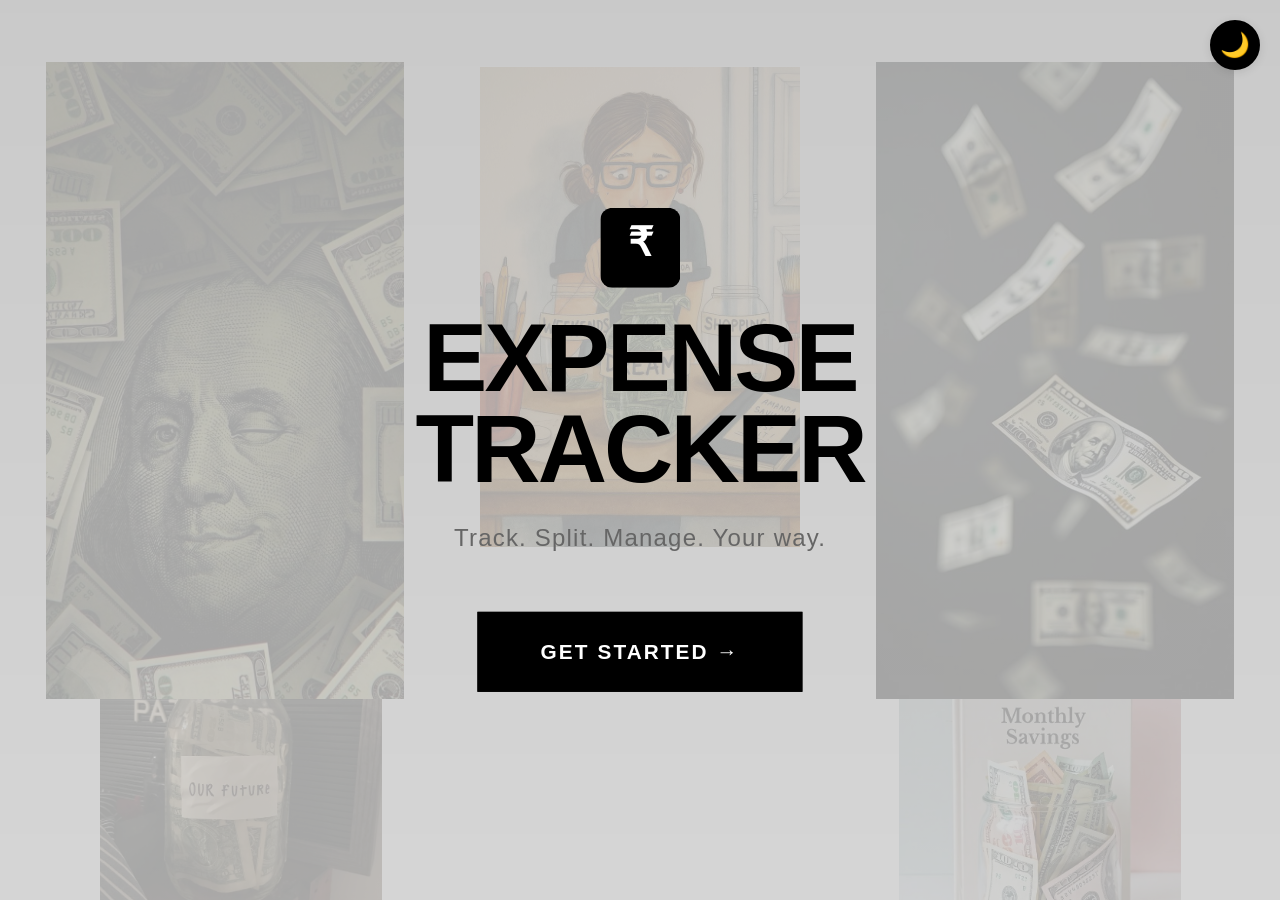
<file: index.html>
<!DOCTYPE html>
<html lang="en">
<head>
    <meta charset="UTF-8">
    <meta name="viewport" content="width=device-width, initial-scale=1.0">
    <title>Expense Tracker</title>
    <link rel="stylesheet" href="style.css">
    <link rel="icon" type="image/png" href="favicon.png">
</head>
<body>
    <!-- Dark Mode Toggle -->
    <button id="dark-mode-toggle" class="dark-mode-toggle" aria-label="Toggle dark mode">
        <span class="dark-mode-icon"></span>
    </button>

    <!-- Intro Screen -->
    <div id="intro-screen" class="intro-screen">
        <div class="intro-bg-bottom-left"></div>
        <div class="intro-bg-bottom-right"></div>
        <div class="intro-bg-center"></div>
        <div class="intro-bg-top-center"></div>
        <div class="intro-bg-left-center"></div>
        <div class="intro-bg-right-center"></div>
        <div class="intro-bg-bottom-center"></div>
        <div class="intro-content">
            <img src="data:image/svg+xml,%3Csvg xmlns='http://www.w3.org/2000/svg' viewBox='0 0 100 100'%3E%3Crect fill='%23fff' width='100' height='100' rx='15'/%3E%3Ctext x='50' y='60' font-family='Arial' font-size='50' font-weight='bold' text-anchor='middle' fill='%23000'%3E₹%3C/text%3E%3C/svg%3E" alt="Expense Tracker Logo" class="intro-logo">
            <h1 class="intro-title">EXPENSE<br>TRACKER</h1>
            <p class="intro-subtitle">Track. Split. Manage. Your way.</p>
            <button id="get-started-btn" class="get-started-btn">GET STARTED →</button>
        </div>
    </div>

    <script src="intro-script.js"></script>
</body>
</html>
</file>
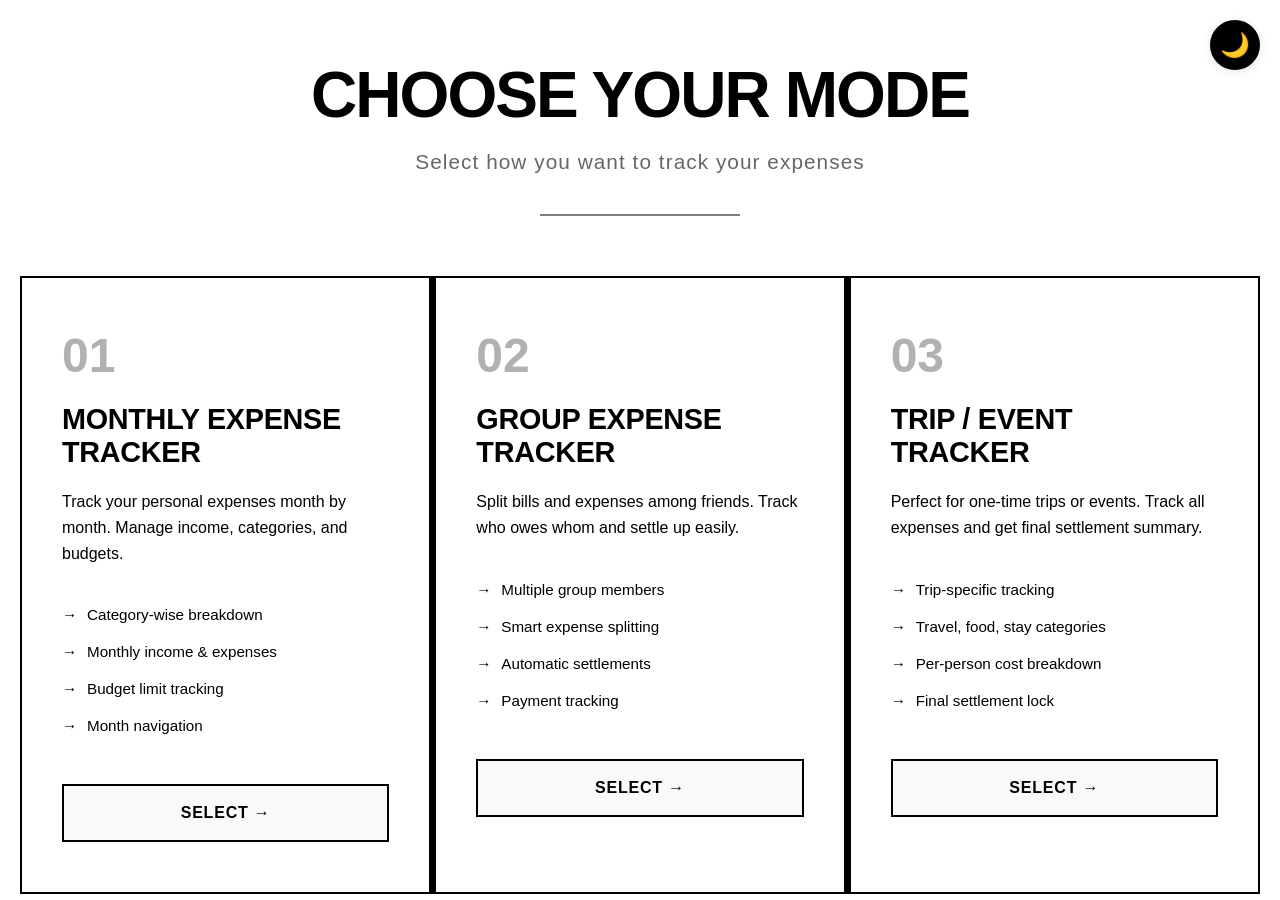
<file: mode-selection.html>
<!DOCTYPE html>
<html lang="en">
<head>
    <meta charset="UTF-8">
    <meta name="viewport" content="width=device-width, initial-scale=1.0">
    <title>Choose Your Mode - Expense Tracker</title>
    <link rel="stylesheet" href="style.css">
    <link rel="icon" type="image/png" href="favicon.png">
</head>
<body>
    <button id="dark-mode-toggle" class="dark-mode-toggle">
        <span class="dark-mode-icon"></span>
    </button>

    <div id="mode-selection" class="mode-selection">
        <div class="mode-container">
            <h1 class="mode-title">CHOOSE YOUR MODE</h1>
            <p class="mode-subtitle">Select how you want to track your expenses</p>
            <hr class="title-divider">
            
            <div class="mode-cards">
                <div class="mode-card" data-mode="personal">
                    <div class="mode-number">01</div>
                    <h3>Monthly Expense Tracker</h3>
                    <p class="mode-description">Track your personal expenses month by month. Manage income, categories, and budgets.</p>
                    <ul class="mode-features">
                        <li>Category-wise breakdown</li>
                        <li>Monthly income & expenses</li>
                        <li>Budget limit tracking</li>
                        <li>Month navigation</li>
                    </ul>
                    <button type="button" class="mode-btn">SELECT →</button>
                </div>

                <div class="mode-card" data-mode="group">
                    <div class="mode-number">02</div>
                    <h3>Group Expense Tracker</h3>
                    <p class="mode-description">Split bills and expenses among friends. Track who owes whom and settle up easily.</p>
                    <ul class="mode-features">
                        <li>Multiple group members</li>
                        <li>Smart expense splitting</li>
                        <li>Automatic settlements</li>
                        <li>Payment tracking</li>
                    </ul>
                    <button type="button" class="mode-btn">SELECT →</button>
                </div>

                <div class="mode-card" data-mode="trip">
                    <div class="mode-number">03</div>
                    <h3>Trip / Event Tracker</h3>
                    <p class="mode-description">Perfect for one-time trips or events. Track all expenses and get final settlement summary.</p>
                    <ul class="mode-features">
                        <li>Trip-specific tracking</li>
                        <li>Travel, food, stay categories</li>
                        <li>Per-person cost breakdown</li>
                        <li>Final settlement lock</li>
                    </ul>
                    <button type="button" class="mode-btn">SELECT →</button>
                </div>
            </div>
        </div>
    </div>

    <script src="mode-selection-script.js"></script>
</body>
</html>
</file>
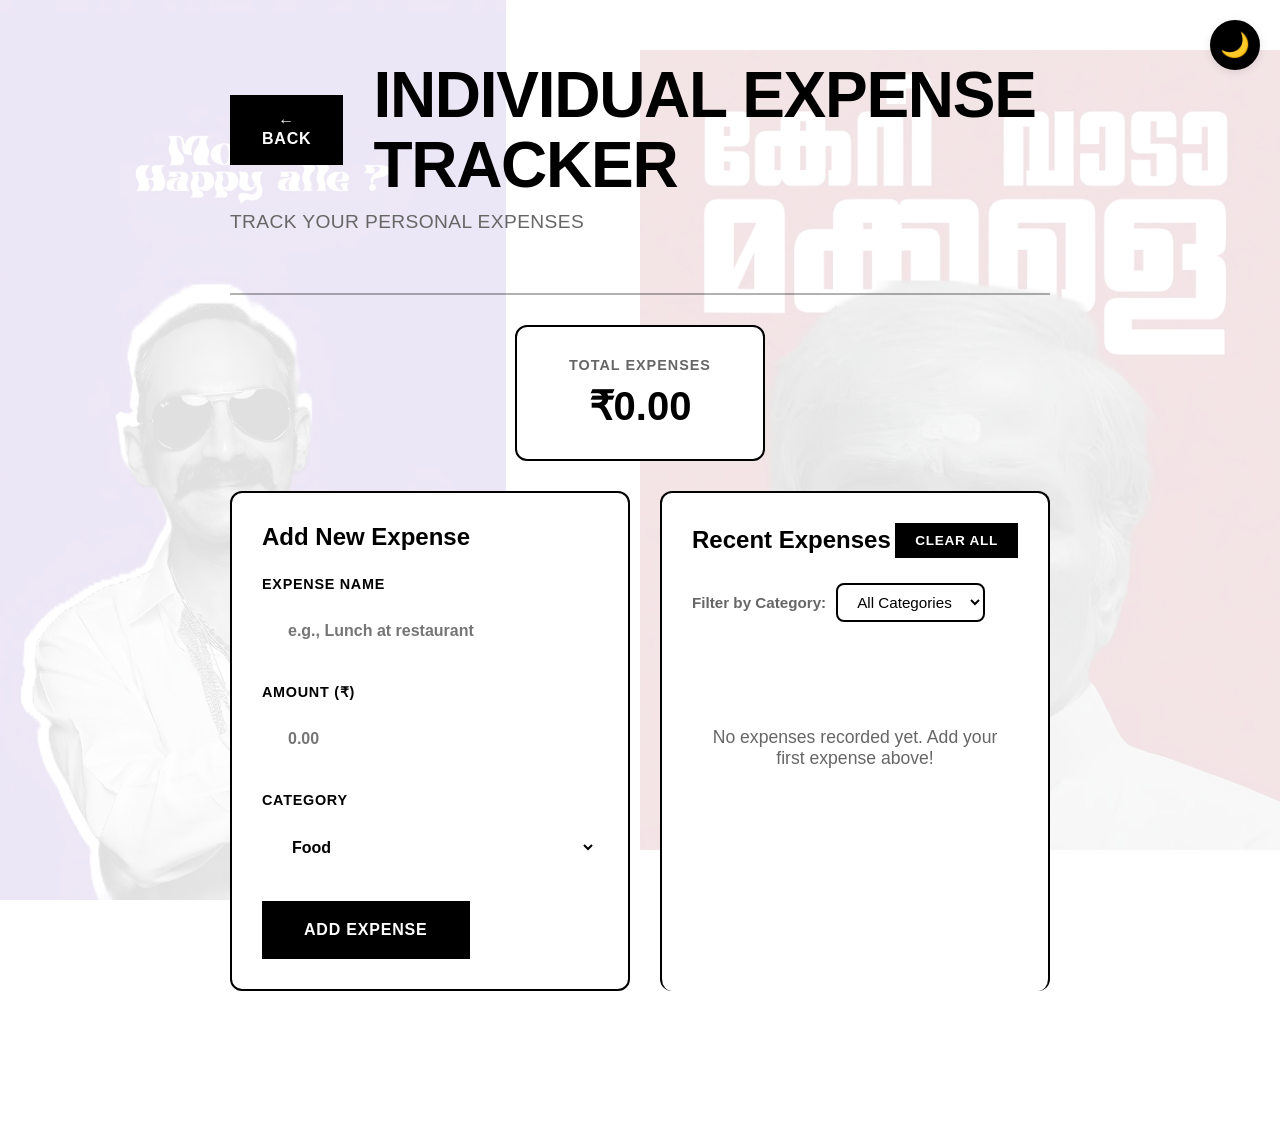
<file: personal-tracker.html>
<!DOCTYPE html>
<html lang="en">
<head>
    <meta charset="UTF-8">
    <meta name="viewport" content="width=device-width, initial-scale=1.0">
    <title>Personal Expense Tracker</title>
    <link rel="stylesheet" href="style.css">
    <link rel="icon" type="image/png" href="favicon.png">
</head>
<body>
    <button id="dark-mode-toggle" class="dark-mode-toggle" aria-label="Toggle dark mode">
        <span class="dark-mode-icon"></span>
    </button>

    <div class="container" id="personal-tracker">
        <div class="tracker-header">
            <button id="back-from-personal" class="back-btn" onclick="history.back()">← BACK</button>
            <h1>Individual Expense Tracker</h1>
        </div>
        <p class="subtitle">Track your personal expenses</p>
        <hr class="section-divider">

        <div class="summary-section">
            <div class="summary-card">
                <h3>Total Expenses</h3>
                <p class="total-amount">₹<span id="totalAmount">0.00</span></p>
            </div>
        </div>

        <div class="main-content">
            <!-- Add Expense Form -->
            <section class="add-expense-section">
                <h2>Add New Expense</h2>
                <form id="expenseForm">
                    <div class="form-group">
                        <label for="expenseName">Expense Name</label>
                        <input type="text" id="expenseName" placeholder="e.g., Lunch at restaurant" required>
                    </div>

                    <div class="form-group">
                        <label for="expenseAmount">Amount (₹)</label>
                        <input type="number" id="expenseAmount" placeholder="0.00" step="0.01" min="0" required>
                    </div>

                    <div class="form-group">
                        <label for="expenseCategory">Category</label>
                        <select id="expenseCategory">
                            <option value="Food">Food</option>
                            <option value="Entertainment">Entertainment</option>
                            <option value="Transport">Transport</option>
                            <option value="Shopping">Shopping</option>
                            <option value="Bills">Bills</option>
                            <option value="Health">Health</option>
                            <option value="Education">Education</option>
                            <option value="Other">Other</option>
                            <option value="custom">+ Add Custom Category</option>
                        </select>
                    </div>

                    <div class="form-group custom-category-group" id="customCategoryGroup" style="display: none;">
                        <label for="customCategory">Custom Category Name</label>
                        <input type="text" id="customCategory" placeholder="Enter category name">
                    </div>

                    <button type="submit" class="add-member-btn">Add Expense</button>
                </form>
            </section>

            <!-- Expenses List -->
            <section class="expenses-list-section">
                <div class="section-header">
                    <h2>Recent Expenses</h2>
                    <button class="add-member-btn small-btn" id="clearAllBtn">Clear All</button>
                </div>

                <!-- Category Filter -->
                <div class="filter-section">
                    <label for="categoryFilter">Filter by Category:</label>
                    <select id="categoryFilter">
                        <option value="all">All Categories</option>
                    </select>
                </div>

                <!-- Category Summary -->
                <div class="category-summary" id="categorySummary"></div>

                <!-- Expenses Table -->
                <div class="expenses-table-container">
                    <table class="expenses-table" id="expensesTable">
                        <thead>
                            <tr>
                                <th>Date</th>
                                <th>Name</th>
                                <th>Category</th>
                                <th>Amount</th>
                                <th>Action</th>
                            </tr>
                        </thead>
                        <tbody id="expensesTableBody">
                            <!-- Expenses will be added here dynamically -->
                        </tbody>
                    </table>
                    <div class="no-expenses" id="noExpenses">
                        <p>No expenses recorded yet. Add your first expense above!</p>
                    </div>
                </div>
            </section>
        </div>
    </div>

    <script src="personal-script.js"></script>
</body>
</html>
</file>
<file: style.css>
/* Stronger border for right column in Personal Tracker */
.personal-tracker .recent-expenses-box {
    border-bottom: 3px solid var(--text-primary);
}
/* Smaller variant for Clear All button */
.small-btn {
    padding: 8px 18px !important;
    font-size: 0.85rem !important;
}
* {
    margin: 0;
    padding: 0;
    box-sizing: border-box;
}

html {
    scroll-behavior: smooth;
}

:root {
    --black: #000000;
    --white: #ffffff;
    --gray-dark: #1a1a1a;
    --gray-medium: #333333;
    --gray-light: #666666;
    --gray-lighter: #999999;
    --gray-border: #e5e5e5;
    
    /* Light Mode (Default) */
    --bg-primary: #ffffff;
    --bg-secondary: #f8f9fa;
    --text-primary: #000000;
    --text-secondary: #666666;
    --border-color: #e0e0e0;
    --card-bg: #ffffff;
    --input-bg: #ffffff;
    --shadow: rgba(0, 0, 0, 0.1);
}

body {
    font-family: 'Inter', -apple-system, BlinkMacSystemFont, 'Segoe UI', sans-serif;
    background: var(--bg-primary);
    color: var(--text-primary);
    min-height: 100vh;
    position: relative;
    overflow-x: hidden;
    overflow-y: auto;
    -webkit-overflow-scrolling: touch;
    transition: background-color 0.3s ease, color 0.3s ease;
}

body.mode-active {
    overflow: auto;
    height: auto;
}

/* Dark Mode */
body.dark-mode {
    --bg-primary: #000000;
    --bg-secondary: #1a1a1a;
    --text-primary: #ffffff;
    --text-secondary: #999999;
    --border-color: #333333;
    --card-bg: #1a1a1a;
    --input-bg: #000000;
    --shadow: rgba(255, 255, 255, 0.1);
}

/* Force total group expenses text to black in dark mode */
body.dark-mode .balance-section h3,
body.dark-mode .balance-section h2,
body.dark-mode .summary,
body.dark-mode .summary * {
    color: #000 !important;
}

/* Dark Mode Toggle Button */
.dark-mode-toggle {
    position: fixed;
    top: 20px;
    right: 20px;
    width: 50px;
    height: 50px;
    border-radius: 50%;
    background: var(--text-primary);
    color: var(--bg-primary);
    border: 2px solid var(--text-primary);
    cursor: pointer;
    z-index: 10000;
    display: flex;
    align-items: center;
    justify-content: center;
    font-size: 1.5rem;
    transition: all 0.3s ease;
    box-shadow: 0 2px 10px var(--shadow);
}

.dark-mode-toggle:hover {
    transform: scale(1.1);
    box-shadow: 0 4px 20px var(--shadow);
}

.dark-mode-toggle:active {
    transform: scale(0.95);
}

body.dark-mode .dark-mode-icon::before {
    content: '☀️';
    display: inline;
}
body:not(.dark-mode) .dark-mode-icon::before {
    content: '🌙';
    display: inline;
}

.dark-mode-icon {
    display: block;
}

/* Intro Screen */
.intro-screen {
    position: fixed;
    top: 0;
    left: 0;
    width: 100%;
    height: 100vh;
    background: var(--bg-primary);
    display: block;
    z-index: 1000;
    transition: opacity 0.5s ease, visibility 0.5s ease;
    overflow-y: auto;
    overflow-x: hidden;
    scroll-behavior: smooth;
    -webkit-overflow-scrolling: touch;
}

/* Static Background Grid - With Scrolling */
.intro-screen::before {
    content: '';
    position: absolute;
    top: 0;
    left: 0;
    width: 100%;
    height: 300vh;
    background: 
        linear-gradient(180deg, rgba(0,0,0,0.6) 0%, rgba(0,0,0,0.4) 50%, rgba(0,0,0,0.6) 100%),
        url('images/money-close.jpg') top 3% left 5% / 28% auto no-repeat,
        url('images/money-falling.jpg') top 3% right 5% / 28% auto no-repeat,
        url('images/bg4.jpg') top 3% center / 25% auto no-repeat,
        url('images/bg2.jpg') top 25% left 10% / 22% auto no-repeat,
        url('images/bg3.jpg') top 25% right 10% / 22% auto no-repeat,
        url('images/bg1.jpg') center 50% / 30% auto no-repeat,
        url('images/growth-chart.jpg') top 75% left 5% / 28% auto no-repeat,
        url('images/candlestick-chart.jpg') top 75% right 5% / 28% auto no-repeat,
        url('images/bg5.jpg') top 92% center / 25% auto no-repeat;
    opacity: 0.35;
    z-index: 0;
    pointer-events: none;
    transition: opacity 0.3s ease;
}

body.dark-mode .intro-screen::before {
    opacity: 0.45;
}

.intro-screen::after {
    display: none;
}

/* Hide individual background elements - using combined ::before */
.intro-bg-bottom-left,
.intro-bg-bottom-right,
.intro-bg-center,
.intro-bg-top-center,
.intro-bg-left-center,
.intro-bg-right-center,
.intro-bg-bottom-center {
    display: none;
}

.intro-screen.hidden {
    opacity: 0;
    visibility: hidden;
    pointer-events: none;
}

.intro-content {
    text-align: center;
    max-width: 800px;
    padding: 40px;
    position: fixed;
    top: 50%;
    left: 50%;
    transform: translate(-50%, -50%);
    z-index: 1001;
}

.intro-logo {
    width: 80px;
    height: 80px;
    margin-bottom: 20px;
    filter: invert(1);
}

.intro-title {
    font-size: 6rem;
    font-weight: 800;
    letter-spacing: -0.03em;
    margin-bottom: 30px;
    line-height: 0.95;
    color: var(--text-primary);
    text-transform: uppercase;
}

.intro-subtitle {
    font-size: 1.5rem;
    color: var(--text-secondary);
    margin-bottom: 60px;
    font-weight: 300;
    letter-spacing: 0.05em;
}

.get-started-btn {
    padding: 25px 60px;
    background: var(--text-primary);
    color: var(--bg-primary);
    border: 3px solid var(--text-primary);
    font-weight: 700;
    font-size: 1.3rem;
    cursor: pointer;
    transition: all 0.3s ease;
    text-transform: uppercase;
    letter-spacing: 0.1em;
}

.get-started-btn:hover {
    background: var(--bg-primary);
    color: var(--text-primary);
    transform: scale(1.05);
}

.get-started-btn:active {
    transform: scale(0.98);
}

/* Background Image Container */
body::before {
    content: '';
    position: fixed;
    top: 0;
    left: 0;
    width: 50%;
    height: 100%;
    background-image: url('images/happy.jpg');
    background-size: contain;
    background-position: left center;
    background-repeat: no-repeat;
    opacity: 0.12;
    z-index: 0;
    pointer-events: none;
}

body::after {
    content: '';
    position: fixed;
    top: 0;
    right: 0;
    width: 50%;
    height: 100%;
    background-image: url('images/poor.jpg');
    background-size: contain;
    background-position: right center;
    background-repeat: no-repeat;
    opacity: 0.12;
    z-index: 0;
    pointer-events: none;
}

/* Mode Selection Screen */
.mode-selection {
    position: fixed;
    top: 0;
    left: 0;
    width: 100%;
    height: 100vh;
    background: var(--bg-primary);
    z-index: 999;
    padding: 60px 20px;
    overflow-y: scroll;
    overflow-x: hidden;
    -webkit-overflow-scrolling: touch;
}

.mode-container {
    max-width: 1400px;
    margin: 0 auto;
    position: relative;
    z-index: 1;
}

.mode-title {
    font-size: 4rem;
    font-weight: 800;
    letter-spacing: -0.03em;
    margin-bottom: 20px;
    line-height: 1.1;
    color: var(--text-primary);
    text-transform: uppercase;
    text-align: center;
}

.mode-subtitle {
    font-size: 1.3rem;
    color: var(--text-secondary);
    margin-bottom: 40px;
    font-weight: 300;
    letter-spacing: 0.05em;
    text-align: center;
}

.title-divider {
    border: none;
    border-top: 2px solid var(--text-primary);
    margin: 40px auto 60px;
    width: 200px;
    opacity: 0.5;
}

.mode-cards {
    display: grid;
    grid-template-columns: repeat(3, 1fr);
    gap: 3px;
    background: var(--text-primary);
    padding: 0;
}

.mode-card {
    background: var(--bg-primary);
    padding: 50px 40px;
    transition: all 0.3s ease;
    cursor: pointer;
    position: relative;
    border: 2px solid var(--text-primary);
}

.mode-card:hover {
    background: var(--text-primary);
    color: var(--bg-primary);
    transform: translateY(-5px);
}

.mode-number {
    font-size: 3rem;
    font-weight: 900;
    color: var(--text-primary);
    margin-bottom: 20px;
    opacity: 0.3;
}

.mode-card:hover .mode-number {
    color: var(--bg-primary);
    opacity: 0.5;
}

.mode-card h3 {
    font-size: 1.8rem;
    font-weight: 700;
    margin-bottom: 20px;
    color: var(--text-primary);
    text-transform: uppercase;
    letter-spacing: -0.01em;
}

.mode-card:hover h3 {
    color: var(--bg-primary);
}

.mode-description {
    font-size: 1rem;
    color: var(--text-primary);
    margin-bottom: 30px;
    line-height: 1.6;
    font-weight: 400;
}

.mode-card:hover .mode-description {
    color: var(--bg-primary);
    opacity: 0.9;
}

.mode-features {
    list-style: none;
    margin-bottom: 40px;
    padding: 0;
}

.mode-features li {
    padding: 10px 0;
    color: var(--text-primary);
    font-size: 0.95rem;
    font-weight: 500;
    position: relative;
    padding-left: 25px;
}

.mode-features li::before {
    content: '→';
    position: absolute;
    left: 0;
    color: var(--text-primary);
    font-weight: bold;
}

.mode-card:hover .mode-features li {
    color: var(--bg-primary);
}

.mode-card:hover .mode-features li::before {
    color: var(--bg-primary);
}

.mode-btn {
    width: 100%;
    padding: 18px 30px;
    background: var(--bg-secondary);
    color: var(--text-primary);
    border: 2px solid var(--text-primary);
    font-weight: 700;
    font-size: 1rem;
    cursor: pointer;
    transition: all 0.3s ease;
    text-transform: uppercase;
    letter-spacing: 0.05em;
}

.mode-card:hover .mode-btn {
    background: var(--white);
    color: var(--black);
    border: 2px solid var(--text-primary);
}

body.dark-mode .mode-card:hover .mode-btn {
    background: var(--black);
    color: var(--white);
    border: 2px solid var(--text-primary);
}

.mode-btn:active {
    transform: scale(0.95);
}

/* Tracker Header with Back Button */
.tracker-header {
    display: flex;
    align-items: center;
    gap: 30px;
    margin-bottom: 10px;
}

.back-link {
    text-decoration: none;
}

.back-btn {
    padding: 15px 30px;
    background: var(--text-primary);
    color: var(--bg-primary);
    border: 2px solid var(--text-primary);
    font-weight: 700;
    font-size: 1rem;
    cursor: pointer;
    transition: all 0.3s ease;
    text-transform: uppercase;
    letter-spacing: 0.05em;
}

.back-btn:hover {
    background: var(--bg-primary);
    color: var(--text-primary);
}

.back-btn:active {
    transform: scale(0.98);
}

.section-divider {
    border: none;
    border-top: 2px solid var(--text-primary);
    margin: 30px 0;
    opacity: 0.3;
}

.content-divider {
    border: none;
    border-top: 1px solid var(--border-color);
    margin: 15px 0;
    opacity: 0.5;
}

.tracker-header h1 {
    margin: 0;
}

.container {
    max-width: 900px;
    margin: 0 auto;
    padding: 60px 40px;
    position: relative;
    z-index: 1;
    min-height: calc(100vh - 120px);
    overflow-y: auto;
}

h1 {
    font-size: 4rem;
    font-weight: 700;
    letter-spacing: -0.02em;
    margin-bottom: 20px;
    line-height: 1.1;
    color: var(--text-primary);
    text-transform: uppercase;
}

.subtitle {
    font-size: 1.2rem;
    color: var(--text-secondary);
    margin-bottom: 60px;
    font-weight: 300;
    letter-spacing: 0.02em;
    text-transform: uppercase;
}

/* Section Styling */
section {
    margin-bottom: 80px;
    border-bottom: 1px solid var(--gray-medium);
    padding-bottom: 60px;
}

section:last-child {
    border-bottom: none;
}

h3 {
    font-size: 1.8rem;
    font-weight: 600;
    margin-bottom: 30px;
    letter-spacing: -0.01em;
    text-transform: uppercase;
    color: var(--text-primary);
}

/* Members Section */
.members-section {
    background: transparent;
    padding: 0;
    border: none;
    margin-bottom: 80px;
}

.member-input-group {
    display: flex;
    gap: 0;
    margin-bottom: 40px;
}

.member-input-group input {
    flex: 1;
    padding: 18px 24px;
    background: var(--input-bg);
    border: 2px solid var(--input-bg);
    color: var(--text-primary);
    font-size: 1rem;
    font-weight: 500;
    transition: all 0.3s ease;
}

.member-input-group input::placeholder {
    color: var(--text-secondary);
}

.member-input-group input:focus {
    outline: none;
    background: var(--bg-secondary);
}

.add-member-btn {
    padding: 18px 40px;
    background: var(--text-primary);
    color: var(--bg-primary);
    border: 2px solid var(--text-primary);
    font-weight: 600;
    font-size: 1rem;
    cursor: pointer;
    transition: all 0.3s ease;
    text-transform: uppercase;
    letter-spacing: 0.05em;
}

.add-member-btn:hover {
    background: var(--bg-primary);
    color: var(--text-primary);
}

.add-member-btn:active {
    transform: scale(0.98);
}

.members-list {
    display: flex;
    flex-wrap: wrap;
    gap: 12px;
    margin-bottom: 30px;
}

.member-chip {
    display: inline-flex;
    align-items: center;
    gap: 12px;
    background: var(--card-bg);
    color: var(--text-primary);
    padding: 12px 20px;
    border: 2px solid var(--text-primary);
    font-size: 1rem;
    font-weight: 600;
    transition: all 0.3s ease;
}

.member-chip:hover {
    background: var(--text-primary);
    color: var(--bg-primary);
}

.member-chip .remove-member {
    background: transparent;
    color: var(--text-primary);
    border: none;
    width: 24px;
    height: 24px;
    cursor: pointer;
    font-size: 1.2rem;
    font-weight: bold;
    display: flex;
    align-items: center;
    justify-content: center;
    transition: all 0.3s ease;
}

.member-chip:hover .remove-member {
    background: var(--bg-primary);
    color: var(--text-primary);
}

.members-list:empty::before {
    content: 'No members added yet';
    color: var(--gray-light);
    font-style: italic;
    font-size: 1.1rem;
}

.member-stats {
    margin-top: 40px;
    padding: 30px;
    background: var(--white);
    color: var(--black);
    border: 2px solid var(--white);
    display: none;
}

.member-stats.visible {
    display: block;
}

.member-stats h4 {
    margin-bottom: 20px;
    font-weight: 700;
    font-size: 1.2rem;
    text-transform: uppercase;
    letter-spacing: 0.05em;
}

.member-stat-item {
    display: flex;
    justify-content: space-between;
    padding: 15px 0;
    border-bottom: 1px solid var(--gray-border);
}

.member-stat-item:last-child {
    border-bottom: none;
}

.member-stat-name {
    font-weight: 600;
    font-size: 1.1rem;
}

.member-stat-amount {
    font-weight: 700;
    font-size: 1.1rem;
}

.member-stat-amount.positive {
    color: var(--black);
}

.member-stat-amount.negative {
    color: var(--gray-medium);
}

.member-stat-amount.neutral {
    color: var(--gray-light);
}

/* Balance Section */
.balance-section {
    background: var(--white);
    color: var(--black);
    padding: 60px 40px;
    text-align: center;
    margin-bottom: 80px;
    border: 4px solid var(--white);
    position: relative;
}

.balance-section h3 {
    font-size: 1rem;
    font-weight: 600;
    margin-bottom: 15px;
    text-transform: uppercase;
    letter-spacing: 0.1em;
    color: var(--text-secondary);
}

.balance-section h2 {
    font-size: 5rem;
    font-weight: 800;
    letter-spacing: -0.02em;
    color: var(--text-primary);
}

/* Summary Cards */
.summary {
    display: grid;
    grid-template-columns: repeat(2, 1fr);
    gap: 2px;
    margin-bottom: 80px;
    background: var(--text-primary);
    border: 2px solid var(--text-primary);
}

.summary-item {
    padding: 40px;
    background: var(--text-primary);
    color: var(--bg-primary);
    text-align: center;
    transition: all 0.3s ease;
}

.summary-item:hover {
    /* hover effect removed */
}

.summary-item h4 {
    font-size: 0.85rem;
    margin-bottom: 15px;
    text-transform: uppercase;
    letter-spacing: 0.1em;
    font-weight: 600;
    color: rgba(255, 255, 255, 0.7);
}

body.dark-mode .summary-item h4 {
    color: rgba(0, 0, 0, 0.7);
}

.summary-item:hover h4 {
    /* hover effect removed */
}

body.dark-mode .summary-item:hover h4 {
    /* hover effect removed */
}

.summary-item p {
    font-size: 2.5rem;
    font-weight: 800;
    letter-spacing: -0.02em;
}

/* Settlement Section */
.settlement-section {
    background: transparent;
    padding: 0;
    margin-bottom: 80px;
}

.settlements-list {
    display: flex;
    flex-direction: column;
    gap: 2px;
    background: var(--card-bg);
}

.settlement-item {
    background: var(--text-primary);
    color: var(--bg-primary);
    padding: 25px 30px;
    display: flex;
    align-items: center;
    justify-content: space-between;
    border: none;
    transition: all 0.3s ease;
}

.settlement-item:hover {
    background: var(--bg-primary);
    color: var(--text-primary);
    border: 2px solid var(--text-primary);
}

.settlement-item .settlement-text {
    font-size: 1.1rem;
    font-weight: 600;
}

.settlement-item .settlement-amount {
    font-size: 1.5rem;
    font-weight: 800;
    letter-spacing: -0.01em;
}

.empty-message {
    text-align: center;
    color: var(--text-secondary);
    padding: 60px 20px;
    font-size: 1.2rem;
    font-style: italic;
}

/* Payment Section */
.payment-section {
    background: transparent;
    padding: 0;
    margin-bottom: 80px;
}

.payment-form-group {
    display: grid;
    grid-template-columns: 1fr auto 1fr auto;
    gap: 8px;
    align-items: center;
    margin-bottom: 20px;
}

.payment-form-group select,
.payment-form-group input[type="number"] {
    padding: 18px 24px;
    background: var(--input-bg);
    color: var(--text-primary);
    border: 2px solid var(--input-bg);
    font-size: 1rem;
    font-weight: 600;
    cursor: pointer;
}

.payment-form-group select:focus,
.payment-form-group input[type="number"]:focus {
    outline: none;
    background: var(--bg-secondary);
}

.payment-form-group .arrow {
    font-size: 2rem;
    color: var(--text-primary);
    font-weight: bold;
    padding: 0 20px;
}

.payment-btn {
    grid-column: 1 / -1;
    width: 100%;
    padding: 18px;
    background: var(--white);
    color: var(--black);
    border: 2px solid var(--white);
    font-weight: 700;
    font-size: 1.1rem;
    cursor: pointer;
    transition: all 0.3s ease;
    text-transform: uppercase;
    letter-spacing: 0.05em;
}

.payment-btn:hover {
    background: var(--black);
    color: var(--white);
}

/* Transaction Form */
.transaction-form {
    background: transparent;
    padding: 0;
    margin-bottom: 80px;
    border: none;
}

.form-group {
    margin-bottom: 24px;
}

.form-group label {
    display: block;
    margin-bottom: 10px;
    font-weight: 600;
    font-size: 0.9rem;
    text-transform: uppercase;
    letter-spacing: 0.05em;
    color: var(--text-primary);
}

.form-group input[type="date"],
.form-group input[type="text"],
.form-group input[type="number"],
.form-group select {
    width: 100%;
    padding: 18px 24px;
    background: var(--input-bg);
    color: var(--text-primary);
    border: 2px solid var(--input-bg);
    font-size: 1rem;
    font-weight: 600;
    transition: all 0.3s ease;
}

.form-group input:focus,
.form-group select:focus {
    outline: none;
    background: var(--bg-secondary);
}

.form-group select {
    cursor: pointer;
}

.checkbox-label {
    display: flex !important;
    align-items: center;
    gap: 12px;
    cursor: pointer;
    font-weight: 600 !important;
    padding: 15px 0;
    font-size: 1rem;
    color: var(--text-primary);
}

.checkbox-label input[type="checkbox"] {
    width: 24px;
    height: 24px;
    margin: 0;
    cursor: pointer;
    accent-color: var(--white);
}

.split-members-list {
    display: grid;
    grid-template-columns: repeat(auto-fill, minmax(180px, 1fr));
    gap: 2px;
    margin-top: 20px;
    background: var(--border-color);
}

.split-member-checkbox {
    display: flex;
    align-items: center;
    background: var(--bg-secondary);
    color: var(--text-primary);
    padding: 16px 20px;
    border: none;
    cursor: pointer;
    transition: all 0.3s ease;
}

.split-member-checkbox:hover {
    background: var(--border-color);
    color: var(--text-primary);
}

.split-member-checkbox.selected {
    background: var(--card-bg);
    color: var(--text-primary);
}

.split-member-checkbox input[type="checkbox"] {
    width: 20px;
    height: 20px;
    margin-right: 12px;
    cursor: pointer;
    accent-color: var(--black);
}

.split-member-checkbox label {
    margin: 0;
    cursor: pointer;
    font-weight: 600;
    font-size: 1rem;
}

.form-group button {
    width: 100%;
    padding: 20px;
    background: var(--text-primary);
    color: var(--bg-primary);
    border: 2px solid var(--text-primary);
    font-weight: 700;
    font-size: 1.2rem;
    cursor: pointer;
    transition: all 0.3s ease;
    margin-top: 20px;
    text-transform: uppercase;
    letter-spacing: 0.05em;
}

.form-group button:hover {
    background: var(--bg-primary);
    color: var(--text-primary);
    box-shadow: 0 5px 15px var(--shadow);
}

.form-group button:active {
    transform: scale(0.98);
}

/* Transaction History */
.transaction-history h3 {
    margin-bottom: 30px;
}

.transaction-actions {
    display: flex;
    gap: 2px;
    margin-bottom: 40px;
    background: var(--card-bg);
}

.download-btn {
    flex: 1;
    padding: 18px 20px;
    background: var(--text-primary);
    color: var(--bg-primary);
    border: none;
    font-weight: 700;
    cursor: pointer;
    transition: all 0.3s ease;
    font-size: 1rem;
    text-transform: uppercase;
    letter-spacing: 0.05em;
}

.download-btn:hover {
    background: var(--bg-primary);
    color: var(--text-primary);
}

.download-btn:active {
    transform: scale(0.98);
}

.download-btn:disabled {
    opacity: 0.3;
    cursor: not-allowed;
}

.transaction-list {
    list-style: none;
    max-height: 600px;
    overflow-y: auto;
}

.transaction-list::-webkit-scrollbar {
    width: 12px;
}

.transaction-list::-webkit-scrollbar-track {
    background: var(--bg-secondary);
}

.transaction-list::-webkit-scrollbar-thumb {
    background: var(--text-primary);
}

.transaction-list::-webkit-scrollbar-thumb:hover {
    background: var(--border-color);
}

.transaction-list:empty::before {
    content: 'No transactions yet';
    display: block;
    text-align: center;
    color: var(--gray-light);
    padding: 60px 20px;
    font-style: italic;
    font-size: 1.2rem;
}

.transaction-item {
    background: var(--card-bg);
    color: var(--text-primary);
    padding: 25px 30px;
    margin-bottom: 2px;
    display: flex;
    justify-content: space-between;
    align-items: center;
    transition: all 0.3s ease;
    border: 2px solid var(--card-bg);
}

.transaction-item:hover {
    background: var(--bg-secondary);
    color: var(--text-primary);
    border-color: var(--text-primary);
}

.transaction-details {
    flex: 1;
    display: flex;
    flex-direction: column;
    gap: 8px;
}

.transaction-item .description {
    font-weight: 700;
    font-size: 1.2rem;
}

.transaction-item .date {
    font-size: 0.9rem;
    color: var(--text-secondary);
    font-weight: 500;
}

.transaction-item:hover .date {
    color: var(--text-secondary);
}

.transaction-item .amount {
    font-weight: 800;
    font-size: 1.8rem;
    margin-right: 20px;
    letter-spacing: -0.01em;
    color: var(--text-primary);
}

.delete-btn {
    background: var(--text-primary);
    color: var(--bg-primary);
    border: 2px solid var(--text-primary);
    padding: 12px 20px;
    cursor: pointer;
    font-size: 0.9rem;
    font-weight: 700;
    transition: all 0.3s ease;
    text-transform: uppercase;
    letter-spacing: 0.05em;
}

.transaction-item:hover .delete-btn {
    background: var(--bg-primary);
    color: var(--text-primary);
    border-color: var(--text-primary);
}

.delete-btn:hover {
    transform: scale(1.05);
}

/* Responsive Design */
@media (max-width: 768px) {
    .intro-title {
        font-size: 3rem;
    }
    
    .intro-subtitle {
        font-size: 1.1rem;
    }
    
    .get-started-btn {
        padding: 20px 40px;
        font-size: 1.1rem;
    }
    
    .container {
        padding: 40px 20px;
    }
    
    h1 {
        font-size: 2.5rem;
    }
    
    .balance-section h2 {
        font-size: 3rem;
    }
    
    .mode-title {
        font-size: 2.5rem;
    }
    
    .mode-subtitle {
        font-size: 1rem;
        margin-bottom: 40px;
    }
    
    .mode-cards {
        grid-template-columns: 1fr;
        gap: 3px;
    }
    
    .mode-card {
        padding: 40px 30px;
    }
    
    .tracker-header {
        flex-direction: column;
        align-items: flex-start;
        gap: 20px;
    }
    
    .tracker-header h1 {
        font-size: 2.5rem;
    }
    
    .summary {
        grid-template-columns: 1fr;
    }
    
    .member-input-group {
        flex-direction: column;
        gap: 2px;
    }
    
    .payment-form-group {
        grid-template-columns: 1fr;
        gap: 2px;
    }
    
    .payment-form-group .arrow {
        display: none;
    }
    
    .transaction-actions {
        flex-direction: column;
    }
    
    .split-members-list {
        grid-template-columns: 1fr;
    }
    
    .transaction-item {
        flex-direction: column;
        align-items: flex-start;
        gap: 15px;
    }
    
    .transaction-item .amount {
        margin-right: 0;
    }
}

/* Trip/Event Tracker Specific Styles */

/* Trip Selector Section */
.trip-selector-section {
    background: var(--white);
    padding: 25px;
    border-radius: 8px;
    margin-bottom: 30px;
}

.trip-selector-header {
    display: flex;
    justify-content: space-between;
    align-items: center;
    margin-bottom: 15px;
}

.trip-selector-header h3 {
    margin: 0;
    color: var(--gray-dark);
}

#trip-select-container {
    display: flex;
    gap: 10px;
    align-items: center;
}

.trip-select {
    flex: 1;
    padding: 12px 16px;
    font-size: 1rem;
    border: 2px solid var(--border-color);
    border-radius: 6px;
    background: var(--input-bg);
    color: var(--text-primary);
    cursor: pointer;
    transition: border-color 0.3s ease;
}

.trip-select:hover {
    border-color: var(--text-primary);
}

.trip-select:focus {
    outline: none;
    border-color: var(--text-primary);
}

.icon-btn {
    padding: 10px 15px;
    font-size: 1.2rem;
    background: var(--card-bg);
    border: 2px solid var(--border-color);
    border-radius: 6px;
    cursor: pointer;
    transition: all 0.3s ease;
    color: var(--text-primary);
}

.icon-btn:hover {
    background: var(--text-primary);
    border-color: var(--text-primary);
    color: var(--bg-primary);
    transform: scale(1.05);
}

/* Modal Styles */
.modal {
    display: none;
    position: fixed;
    z-index: 2000;
    left: 0;
    top: 0;
    width: 100%;
    height: 100%;
    background-color: rgba(0, 0, 0, 0.7);
    justify-content: center;
    align-items: center;
    padding: 20px;
}

.modal-content {
    background: var(--card-bg);
    border-radius: 12px;
    max-width: 600px;
    width: 100%;
    max-height: 90vh;
    overflow-y: auto;
    box-shadow: 0 20px 60px var(--shadow);
}

.modal-header {
    display: flex;
    justify-content: space-between;
    align-items: center;
    padding: 25px 30px;
    border-bottom: 2px solid var(--border-color);
}

.modal-header h3 {
    margin: 0;
    color: var(--text-primary);
    font-size: 1.5rem;
}

.modal-close {
    background: none;
    border: none;
    font-size: 2rem;
    cursor: pointer;
    color: var(--text-secondary);
    transition: color 0.3s ease;
    line-height: 1;
    padding: 0;
    width: 32px;
    height: 32px;
}

.modal-close:hover {
    color: var(--text-primary);
}

.modal form {
    padding: 30px;
}

.modal textarea {
    width: 100%;
    padding: 12px 16px;
    font-size: 1rem;
    border: 2px solid var(--border-color);
    border-radius: 6px;
    font-family: inherit;
    resize: vertical;
    transition: border-color 0.3s ease;
    background: var(--input-bg);
    color: var(--text-primary);
}

.modal textarea:focus {
    outline: none;
    border-color: var(--text-primary);
}

/* Trip Info Card */
.trip-info-card {
    background: var(--card-bg);
    padding: 30px;
    border-radius: 8px;
    margin-bottom: 30px;
}
        margin-bottom: 30px;
.trip-info-header {
    display: flex;
    justify-content: space-between;
    align-items: flex-start;
    margin-bottom: 20px;
}

.trip-info-header h2 {
    color: var(--text-primary);
    margin: 0 0 10px 0;
    font-size: 2rem;
}

.trip-dates {
    color: var(--text-secondary);
    font-size: 0.95rem;
    margin: 5px 0;
}

.trip-description {
    color: var(--text-secondary);
    font-size: 1rem;
    margin: 10px 0 0 0;
}

.locked-badge {
    display: inline-block;
    padding: 8px 16px;
    background: var(--text-primary);
    color: var(--bg-primary);
    border-radius: 20px;
    font-size: 0.85rem;
    font-weight: 600;
    letter-spacing: 0.5px;
}

.trip-stats-grid {
    display: grid;
    grid-template-columns: repeat(4, 1fr);
    gap: 15px;
    margin-top: 20px;
}

.trip-stat-box {
    background: var(--bg-secondary);
    padding: 0;
    border-radius: 8px;
    text-align: center;
    border: 1px solid var(--border-color);
}

.trip-stat-box:hover {
    padding: 0 !important;
}

.stat-label {
    display: block;
    font-size: 0.85rem;
    color: var(--text-secondary);
    margin-bottom: 8px;
    font-weight: 500;
}

.stat-value {
    display: block;
    font-size: 1.5rem;
    color: var(--text-primary) !important;
    font-weight: 700;
}

#group-tracker .stat-value,
#group-tracker .stat-value * {
    color: var(--text-primary) !important;
}


.budget-alert {
    margin-top: 15px;
    padding: 12px 20px;
    border-radius: 6px;
    font-size: 0.95rem;
    font-weight: 600;
}

.budget-alert.error {
    background: #ffebee;
    color: #c62828;
    border: 2px solid #ef5350;
}

.budget-alert.warning {
    background: #fff3e0;
    color: #e65100;
    border: 2px solid #ff9800;
}

.budget-alert.info {
    background: #e3f2fd;
    color: #1565c0;
    border: 2px solid #42a5f5;
}

/* Category Breakdown */
.category-breakdown-section,
.day-breakdown-section {
    background: var(--card-bg);
    padding: 25px;
    border-radius: 8px;
    margin-bottom: 30px;
}
        margin-bottom: 30px;
.category-breakdown-section h3,
.day-breakdown-section h3 {
    color: var(--text-primary);
    margin-bottom: 20px;
}

.category-breakdown,
.day-breakdown {
    display: flex;
    flex-direction: column;
    gap: 15px;
}

.category-item,
.day-item {
    display: flex;
    justify-content: space-between;
    align-items: center;
    padding: 15px;
    background: var(--bg-secondary);
    border-radius: 6px;
}

.category-name,
.day-name {
    font-weight: 600;
    color: var(--text-primary);
    font-size: 1rem;
}

.category-amount,
.day-amount {
    font-weight: 700;
    color: var(--text-primary);
    font-size: 1rem;
}

.category-bar-container {
    width: 100%;
    height: 8px;
    background: var(--bg-secondary);
    border-radius: 4px;
    margin-top: 10px;
    overflow: hidden;
}

.category-bar {
    height: 100%;
    background: var(--text-primary);
    border-radius: 4px;
    transition: width 0.5s ease;
}

/* Responsive Trip Tracker */
@media (max-width: 768px) {
    .trip-stats-grid {
        grid-template-columns: repeat(2, 1fr);
    }
    
    .trip-info-header {
        flex-direction: column;
        gap: 15px;
    }
    
    .modal-content {
        margin: 0;
        max-height: 100vh;
        border-radius: 0;
    }
    
    #trip-select-container {
        flex-wrap: wrap;
    }
    
    .trip-select {
        width: 100%;
    }
    
    .icon-btn {
        flex: 1;
    }
}

@media (max-width: 480px) {
    .trip-stats-grid {
        grid-template-columns: 1fr;
    }
    
    .trip-stat-box {
        padding: 15px;
    }
    
    .stat-value {
        font-size: 1.3rem;
    }
    
    .trip-selector-header {
        flex-direction: column;
        gap: 15px;
        align-items: flex-start;
    }
    
    .trip-selector-header .add-member-btn {
        width: 100%;
    }
}

/* ============================================
   PERSONAL/INDIVIDUAL EXPENSE TRACKER STYLES
   ============================================ */

/* Summary Section */
.summary-section {
    display: flex;
    justify-content: center;
    margin-bottom: 30px;
}

.summary-card {
    background: var(--card-bg);
    padding: 30px 50px;
    border-radius: 12px;
    border: 2px solid var(--text-primary);
    text-align: center;
    min-width: 250px;
}

.summary-card h3 {
    color: var(--text-secondary);
    font-size: 0.9rem;
    margin-bottom: 10px;
    text-transform: uppercase;
    letter-spacing: 1px;
    font-weight: 600;
}

.total-amount {
    font-size: 2.5rem;
    font-weight: 800;
    color: var(--text-primary);
}

/* Main Content Grid */
#personal-tracker .main-content {
    display: grid;
    grid-template-columns: 400px 1fr;
    gap: 30px;
    margin-top: 30px;
}

#personal-tracker .main-content > * {
    min-width: 0;
}

/* Add Expense Section */
.add-expense-section {
    background: var(--card-bg);
    padding: 30px;
    border-radius: 12px;
    border: 2px solid var(--text-primary);
    height: fit-content;
}

.add-expense-section h2 {
    margin-bottom: 25px;
    color: var(--text-primary);
    font-size: 1.5rem;
    font-weight: 700;
}

.custom-category-group {
    animation: slideDown 0.3s ease;
}

@keyframes slideDown {
    from {
        opacity: 0;
        transform: translateY(-10px);
    }
    to {
        opacity: 1;
        transform: translateY(0);
    }
}

/* Expenses List Section */
.expenses-list-section {
    background: var(--card-bg);
    padding: 30px;
    border-radius: 12px;
    border: 2px solid var(--text-primary);
}

.section-header {
    display: flex;
    justify-content: space-between;
    align-items: center;
    margin-bottom: 25px;
}

.section-header h2 {
    color: var(--text-primary);
    font-size: 1.5rem;
    font-weight: 700;
}

/* Filter Section */
.filter-section {
    margin-bottom: 20px;
    display: flex;
    align-items: center;
    gap: 10px;
}

.filter-section label {
    font-weight: 600;
    color: var(--text-secondary);
    font-size: 0.95rem;
}

.filter-section select {
    padding: 8px 15px;
    border: 2px solid var(--text-primary);
    border-radius: 8px;
    font-size: 0.95rem;
    cursor: pointer;
    background: var(--input-bg);
    color: var(--text-primary);
    font-weight: 500;
}

.filter-section select:focus {
    outline: none;
    border-color: var(--text-primary);
}

/* Category Summary */
.category-summary {
    display: flex;
    flex-wrap: wrap;
    gap: 12px;
    margin-bottom: 25px;
}

.category-badge {
    background: var(--bg-secondary);
    color: var(--text-primary);
    padding: 12px 20px;
    border-radius: 20px;
    font-size: 0.95rem;
    display: flex;
    align-items: center;
    gap: 10px;
    border: 2px solid var(--text-primary);
    font-weight: 600;
}

.category-badge .category-name {
    font-weight: 700;
    color: var(--text-primary);
}

.category-badge .category-amount {
    font-weight: 800;
    color: var(--text-primary);
    opacity: 1;
}

/* Expenses Table */
.expenses-table-container {
    overflow-x: auto;
}

.expenses-table {
    width: 100%;
    border-collapse: collapse;
    margin-top: 10px;
}

.expenses-table thead {
    background: var(--text-primary);
    color: var(--bg-primary);
}

.expenses-table th {
    padding: 15px;
    text-align: left;
    font-weight: 700;
    font-size: 0.9rem;
    text-transform: uppercase;
    letter-spacing: 0.5px;
}

.expenses-table td {
    padding: 15px;
    border-bottom: 1px solid var(--border-color);
    color: var(--text-primary);
    font-weight: 500;
}

.expenses-table tbody tr {
    transition: background 0.2s;
}

.expenses-table tbody tr:hover {
    background: var(--bg-secondary);
}

.category-tag {
    display: inline-block;
    padding: 4px 12px;
    border-radius: 12px;
    font-size: 0.85rem;
    font-weight: 700;
    background: var(--text-primary);
    color: var(--bg-primary);
}

.amount-cell {
    font-weight: 700;
    color: var(--text-primary);
    font-size: 1.05rem;
}

.no-expenses {
    text-align: center;
    padding: 60px 20px;
    color: var(--gray-light);
    font-size: 1.1rem;
}

.no-expenses.hidden {
    display: none;
}

/* Fade In Animation for Table Rows */
.expenses-table tbody tr {
    animation: fadeIn 0.3s ease;
}

/* Personal Tracker Responsive */
@media (max-width: 968px) {
    #personal-tracker .main-content {
        grid-template-columns: 1fr;
    }
    
    .summary-card {
        padding: 25px 40px;
    }
    
    .total-amount {
        font-size: 2rem;
    }
}

@media (max-width: 480px) {
    .summary-section {
        margin-bottom: 20px;
    }
    
    .summary-card {
        padding: 20px 30px;
        min-width: auto;
        width: 100%;
    }
    
    .total-amount {
        font-size: 1.8rem;
    }
    
    .add-expense-section,
    .expenses-list-section {
        padding: 20px;
    }
    
    .section-header {
        flex-direction: column;
        gap: 10px;
        align-items: flex-start;
    }
    
    .section-header .btn-secondary {
        width: 100%;
    }
    
    .filter-section {
        flex-direction: column;
        align-items: flex-start;
        gap: 8px;
    }
    
    .filter-section select {
        width: 100%;
    }
    
    .expenses-table th,
    .expenses-table td {
        padding: 10px;
        font-size: 0.85rem;
    }
}

/* ============================================
   RESPONSIVE DESIGN - GLOBAL
   ============================================ */

/* Tablets and below */
@media (max-width: 968px) {
    .intro-title {
        font-size: 4rem;
    }
    
    .mode-title {
        font-size: 3rem;
    }
    
    .mode-cards {
        grid-template-columns: repeat(2, 1fr);
        gap: 20px;
    }
    
    .mode-card {
        padding: 40px 30px;
    }
    
    h1 {
        font-size: 3rem;
    }
    
    .container {
        padding: 40px 20px;
    }
    
    .dark-mode-toggle {
        width: 45px;
        height: 45px;
        font-size: 1.3rem;
    }
}

/* Mobile devices */
@media (max-width: 640px) {
    .intro-title {
        font-size: 3rem;
    }
    
    .intro-subtitle {
        font-size: 1.1rem;
    }
    
    .get-started-btn {
        padding: 20px 40px;
        font-size: 1.1rem;
    }
    
    .mode-title {
        font-size: 2.5rem;
    }
    
    .mode-subtitle {
        font-size: 1.1rem;
    }
    
    .mode-selection {
        padding: 40px 15px;
    }
    
    .mode-cards {
        grid-template-columns: 1fr;
        gap: 15px;
    }
    
    .mode-card {
        padding: 25px 15px;
    }
    
    .mode-number {
        font-size: 2rem;
    }
    
    h1 {
        font-size: 2.5rem;
    }
    
    .subtitle {
        font-size: 1rem;
    }
    
    .tracker-header {
        flex-direction: column;
        align-items: flex-start;
        gap: 15px;
    }
    
    .dark-mode-toggle {
        width: 40px;
        height: 40px;
        font-size: 1.2rem;
        top: 15px;
        right: 15px;
    }
}

/* Small mobile devices */
@media (max-width: 480px) {
    .intro-title {
        font-size: 2.5rem;
    }
    
    .intro-subtitle {
        font-size: 1rem;
    }
    
    .intro-logo {
        width: 60px;
        height: 60px;
    }
    
    .get-started-btn {
        padding: 18px 35px;
        font-size: 1rem;
    }
    
    .mode-selection {
        padding: 30px 10px;
    }
    
    .mode-title {
        font-size: 2rem;
    }
    
    .mode-subtitle {
        font-size: 1rem;
        margin-bottom: 30px;
    }
    
    .title-divider {
        margin: 30px auto 40px;
        width: 150px;
    }
    
    .mode-card {
        padding: 20px 12px;
    }
    
    .mode-card h3 {
        font-size: 1.3rem;
    }
    
    .mode-features {
        font-size: 0.85rem;
    }
    
    h1 {
        font-size: 2rem;
    }
    
    .back-btn {
        padding: 12px 20px;
        font-size: 0.9rem;
    }
}
</file>
